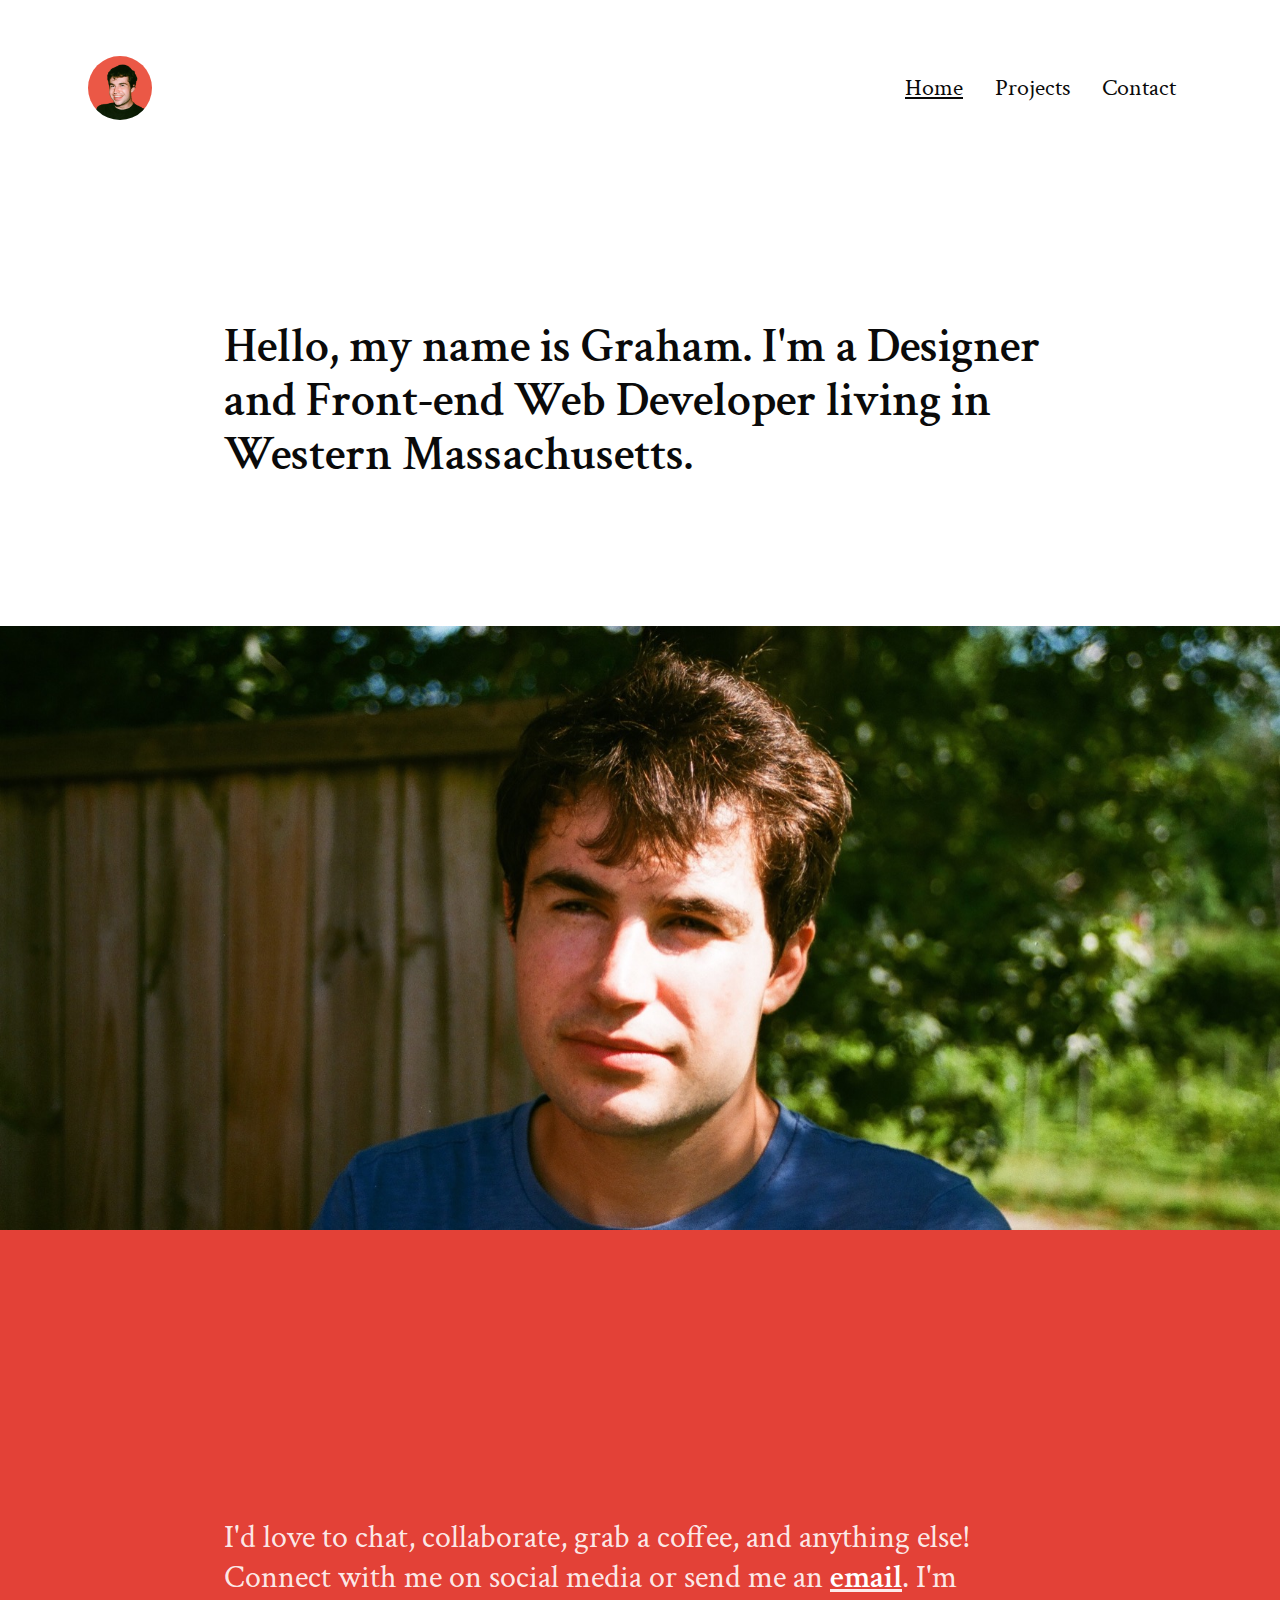
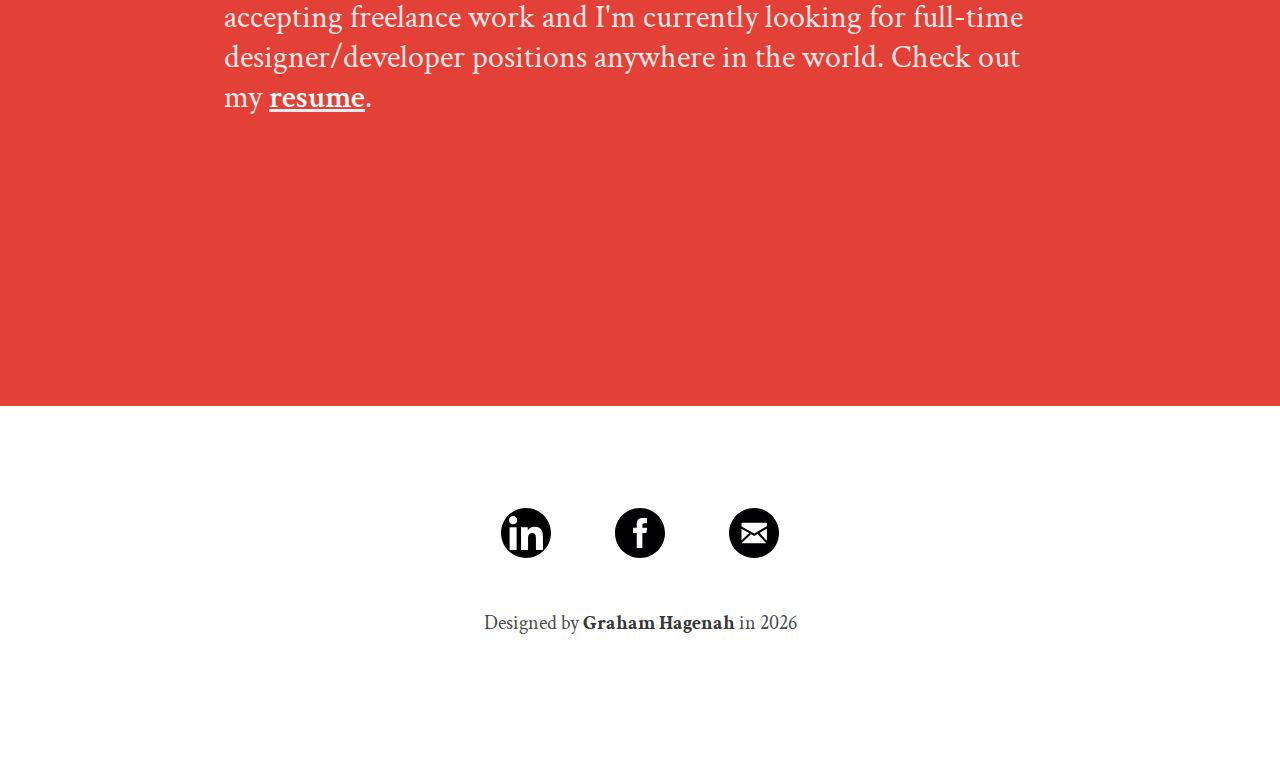
<file: index.html>
<!-- Start of header-->
<!DOCTYPE html>
<html>
  <head>
    <meta charset="utf-8">
    <meta http-equiv="X-UA-Compatible" content="IE=edge">
    <meta name="viewport" content="width=device-width, initial-scale=1">
    <link href="https://fonts.googleapis.com/css?family=Crimson+Text" rel="stylesheet">
    <title>Graham Hagenah</title>
    <link rel="stylesheet" href="css/main.css">
  </head>
  <body>
    <div class="container">
      <nav class="navbar is-white" role="navigation" aria-label="main navigation">
          <div class="navbar-brand">
            <a href="index.html">
              <figure class="image is-64x64">
                <img class="is-rounded" src="images/graham.jpg">
              </figure></a>
          </div>
          <div class="navbar-end">
              <a class="navbar-item current" href="index.html">
                  <h1>Home</h1></a>
              <a class="navbar-item" href="projects.html">
              <h1>Projects</h1></a>
              <a class="navbar-item" href="contact.html">
                  <h1>Contact</h1></a>
                  </div>
          </div>
        </nav>
  <!-- End of header-->
    <section class="hero is-medium is-white">
     <div class="container">
      <div class="hero-body">
              <h1 class="title is-1 is-spaced">
                Hello, my name is Graham. I'm a Designer and Front-end Web Developer living in Western Massachusetts. 
              </h1>
        </div>
      </div>
    </section>
    <section class="hero is-medium is-white">
              <img src="images/graham-wide.JPG">
    </section>
  <section class="hero is-large is-primary">
      <div class="container">
       <div class="hero-body">
               <p class="subtitle is-3 is-spaced">
                 I'd love to chat, collaborate, grab a coffee, and anything else! Connect with me on social media or send me an <a id = "underline" href="mailto:gwhagenah@gmail.com"><strong>email</strong></a>.
                 I'm accepting freelance work and I'm currently looking for full-time designer/developer positions anywhere in the world. Check out my <a id = "underline" href="images/Graham Hagenah Resume.pdf" target="_blank"><strong>resume</strong></a>.
               </p>
         </div>
        </div>
    </section> 
    <section class="hero is-small is-transparent">
        <div class="hero-body">
          <footer class="footer has-text-centered">
              <p class="field">
                <a href="https://www.linkedin.com/in/hagenah/" target="_blank"><img class="logo" src="images/linked.svg"></a>
                <a href="https://www.facebook.com/graham.hagenah" target="_blank"><img class="logo" src="images/facebook.svg"></a>
                <!-- <a href="https://www.instagram.com/grahamhagenah/" target="_blank"><img class="logo" src="images/instagram.svg"></a> -->
                <a href="mailto:gwhagenah@gmail.com" target="_blank"><img class="logo" src="images/email.svg"></a>
              </p>
                <p class="copyright">Designed by <strong>Graham Hagenah</strong> in <span id="year"></span></p>
          </footer>
        </div>
   <script type="text/javascript" src="main.js"></script>
   </body>
</html>
</file>
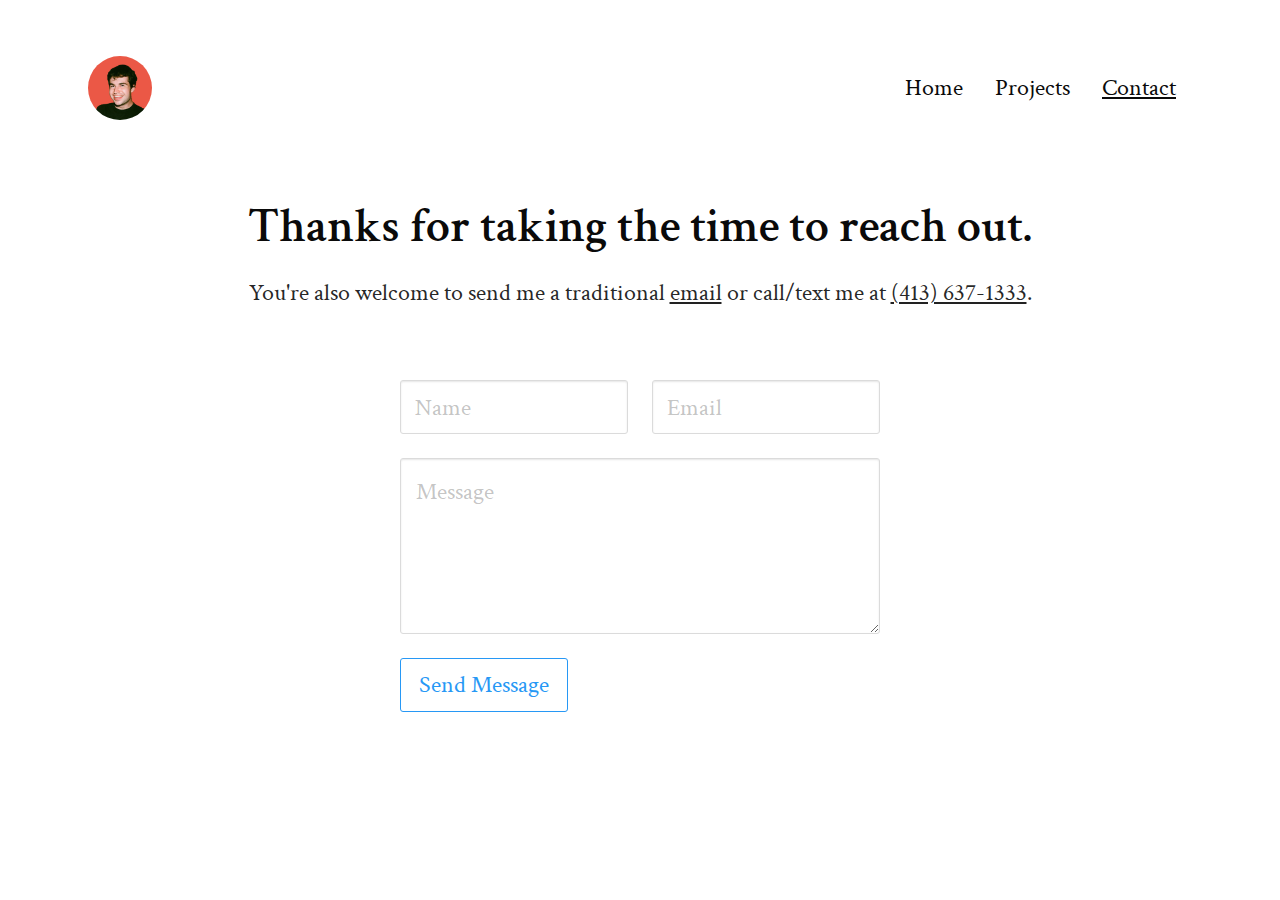
<file: contact.html>
<!-- Start of header-->
<!DOCTYPE html>
<html>
  <head>
    <meta charset="utf-8">
    <meta http-equiv="X-UA-Compatible" content="IE=edge">
    <meta name="viewport" content="width=device-width, initial-scale=1">
    <link href="https://fonts.googleapis.com/css?family=Crimson+Text" rel="stylesheet">
    <title>Graham Hagenah</title>
    <link rel="stylesheet" href="css/main.css">
  </head>
  <body>
    <div class="container">
      <nav class="navbar is-white" role="navigation" aria-label="main navigation">
          <div class="navbar-brand">
            <a href="index.html">
              <figure class="image is-64x64">
                <img class="is-rounded" src="images/graham.jpg">
              </figure></a>
          </div>
          <div class="navbar-end">
              <a class="navbar-item" href="index.html">
                  <h1>Home</h1></a>
              <a class="navbar-item" href="projects.html">
              <h1>Projects</h1></a>
              <a class="navbar-item current" href="contact.html">
                  <h1>Contact</h1></a>
                  </div>
          </div>
        </nav>
  <!-- End of header-->
  <section class="hero is-small is-white">
      <div class="container">
    <div class="hero-body has-text-centered">
            <h1 class="title is-1 is-spaced">
               Thanks for taking the time to reach out.
            </h1>
            <h2 class="subtitle is-size-4-desktop">You're also welcome to send me a traditional <a id="underline" href="mailto:gwhagenah@gmail.com">email</a>  or call/text me at <a id="underline" href="tel:4136371333">(413) 637-1333</a>.</h2>
          </div>
        </div>
 </section>
  <section class="is-primary">
    <div class="hero-body">
      <div id = "form-box">
        <form id="form" action="send_email.php" method="POST" enctype="multipart/form-data">
          <div class="columns">
              <div class="column is-half">
                <div class="field">
                  <label class="control" for="name"></label>
                  <div class="control">
                      <input id="name" class="input is-large" placeholder="Name" name="name" type="text" value="" required>
                      <span id="name_validation" class="error_message"></span>
                    </div>
                  </div>
              </div>
              <div class="column is-half">
                  <div class="field">
                    <label class="control" for="email"></label>
                    <div class="control">
                        <input id="email" class="input is-large" placeholder="Email" name="email" type="text" value="" required>
                        <span id="email_validation" class="error_message"></span>
                      </div>
                </div>
            </div>
          </div>
          <div class="columns">
              <div class="column">
                <div class="field">
                  <label class="control" for="message"></label>
                  <div class="control">
                      <textarea id="message" class="textarea is-large" placeholder="Message" name="message" rows="4" required></textarea>
                      <span id="message_validation" class="error_message"></span>
                   </div>
                 </div>
               </div>
           </div>
          <div class="columns">
              <div class="column">
                <div class="field">
                  <div class="control">
                      <a class="button is-large is-primary is-outlined" type="submit">Send Message</a>
                    </div>
              </div>
            </div>
          </div>
         </form>
      </div>
    </div>
    </div>
   </section>
   </body>
   </html>
</file>
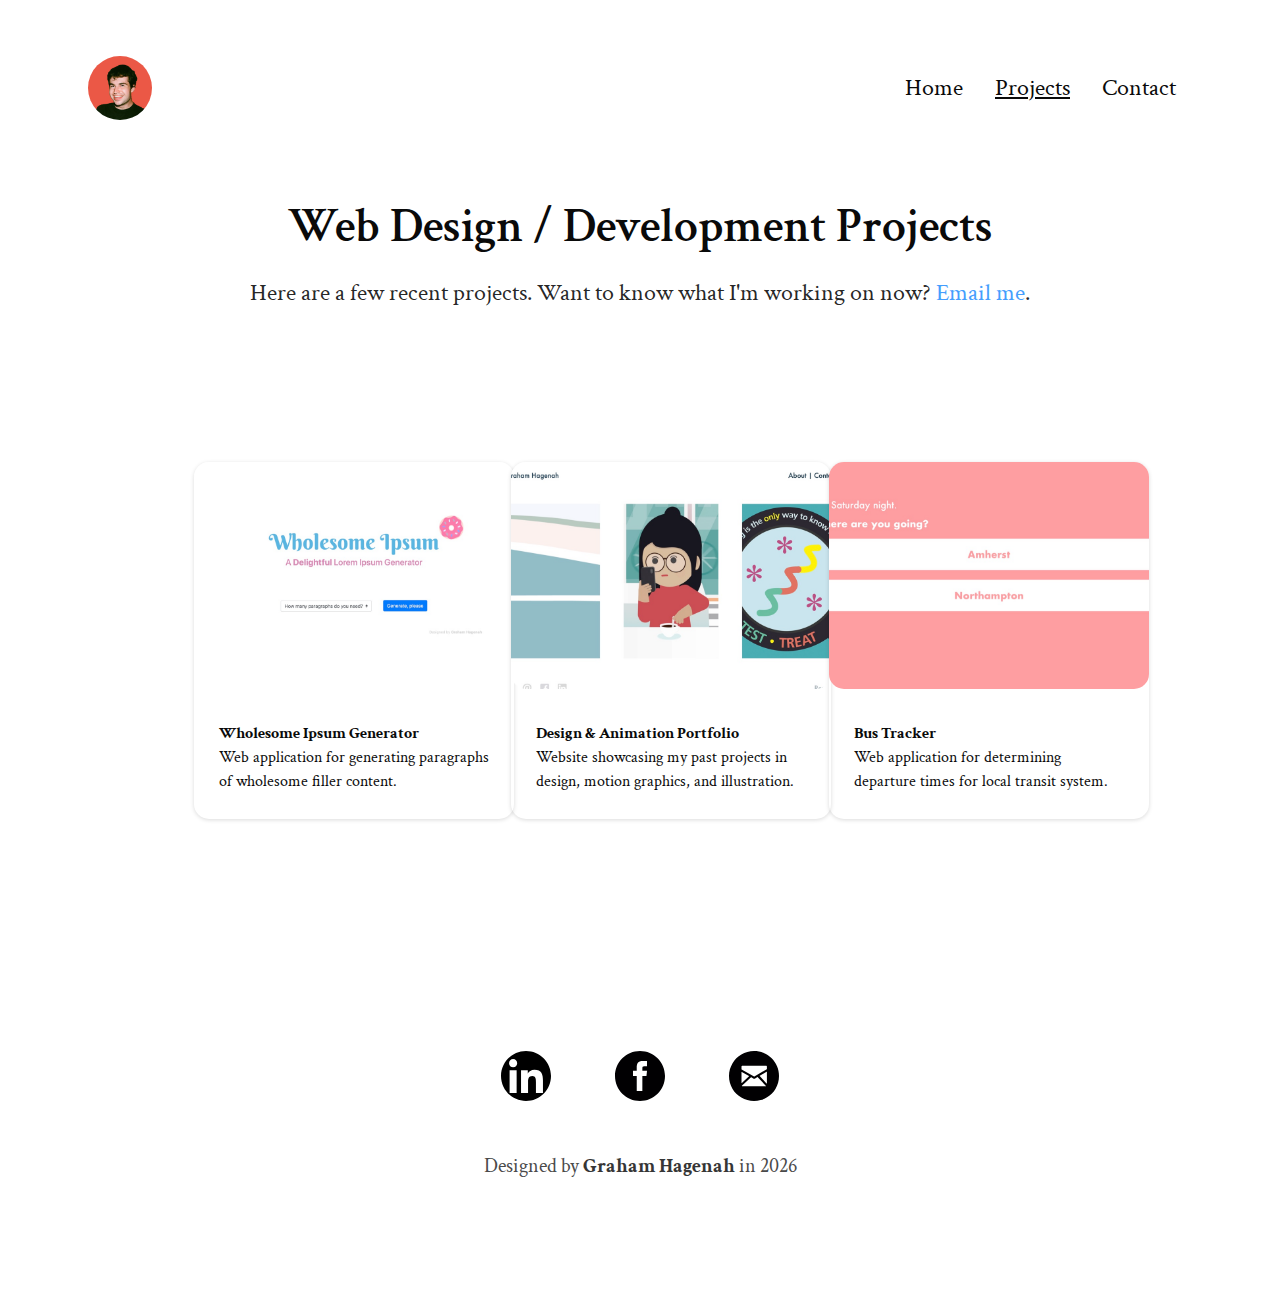
<file: projects.html>
<!-- Start of header-->
<!DOCTYPE html>
<html>
  <head>
    <meta charset="utf-8">
    <meta http-equiv="X-UA-Compatible" content="IE=edge">
    <meta name="viewport" content="width=device-width, initial-scale=1">
    <link href="https://fonts.googleapis.com/css?family=Crimson+Text" rel="stylesheet">
    <title>Graham Hagenah</title>
    <link rel="stylesheet" href="css/main.css">
  </head>
  <body>
    <div class="container">
      <nav class="navbar is-white" role="navigation" aria-label="main navigation">
          <div class="navbar-brand">
            <figure class="image is-64x64">
                <a href="index.html"><img class="is-rounded" src="images/graham.jpg"></a>
              </figure>
          </div>
          <div class="navbar-end">
              <a class="navbar-item" href="index.html">
                  <h1>Home</h1></a>
              <a class="navbar-item current" href="projects.html">
              <h1>Projects</h1></a>
              <a class="navbar-item" href="contact.html">
                  <h1>Contact</h1></a>
                  </div>
          </div>
        </nav>
  <!-- End of header-->
  <section class="hero is-small is-white has-text-centered">
       <div class="hero-body">
               <h1 class="title is-1 is-spaced">
                  Web Design / Development Projects
               </h1>
               <h2 class="subtitle is-size-4-desktop">Here are a few recent projects. Want to know what I'm working on now? <a id = "link" href="mailto:gwhagenah@gmail.com">Email me</a>.</h2>
   </section>
   <section class="hero is-large is-white">
      <div class="container">
        <ul class="gallery">
          <li class="site">
           <a href="http://hagenah.design/ipsum/ipsum.html" target="_blank">
            <img src="images/ipsum.png" alt="website">
            <div class="wrapper">
                <h4><b>Wholesome Ipsum Generator</b></h4> 
                <p>Web application for generating paragraphs of wholesome filler content.</p> 
            </div></a></li>
          <li class="site">
              <a href="http://hagenah.design/design-portfolio" target="_blank">
                <img src="images/design.png" alt="website">
                <div class="wrapper">
                    <h4><b>Design & Animation Portfolio</b></h4> 
                    <p>Website showcasing my past projects in design, motion graphics, and illustration.</p> 
                </div></a></li>
            <li class="site">
                <a href="http://hagenah.design/design-portfolio/departures.html" target="_blank">
                  <img src="images/bus.png" alt="website">
                  <div class="wrapper">
                      <h4><b>Bus Tracker</b></h4> 
                      <p>Web application for determining departure times for local transit system.</p> 
                  </div></a></li>
                </a>
              </li>
        </div>
   </section>
   <section class="hero is-small is-transparent">
      <div class="hero-body">
        <footer class="footer has-text-centered">
            <p class="field">
              <a href="https://www.linkedin.com/in/hagenah/" target="_blank"><img class="logo" src="images/linked.svg"></a>
              <a href="https://www.facebook.com/graham.hagenah" target="_blank"><img class="logo" src="images/facebook.svg"></a>
              <!-- <a href="https://www.instagram.com/grahamhagenah/" target="_blank"><img class="logo" src="images/instagram.svg"></a> -->
              <a href="mailto:gwhagenah@gmail.com" target="_blank"><img class="logo" src="images/email.svg"></a>
            </p>
              <p class="copyright">Designed by <strong>Graham Hagenah</strong> in <span id="year"></span></p>
        </footer>
      </div>
 <script type="text/javascript" src="main.js"></script>
 </body>
</html>
</file>
